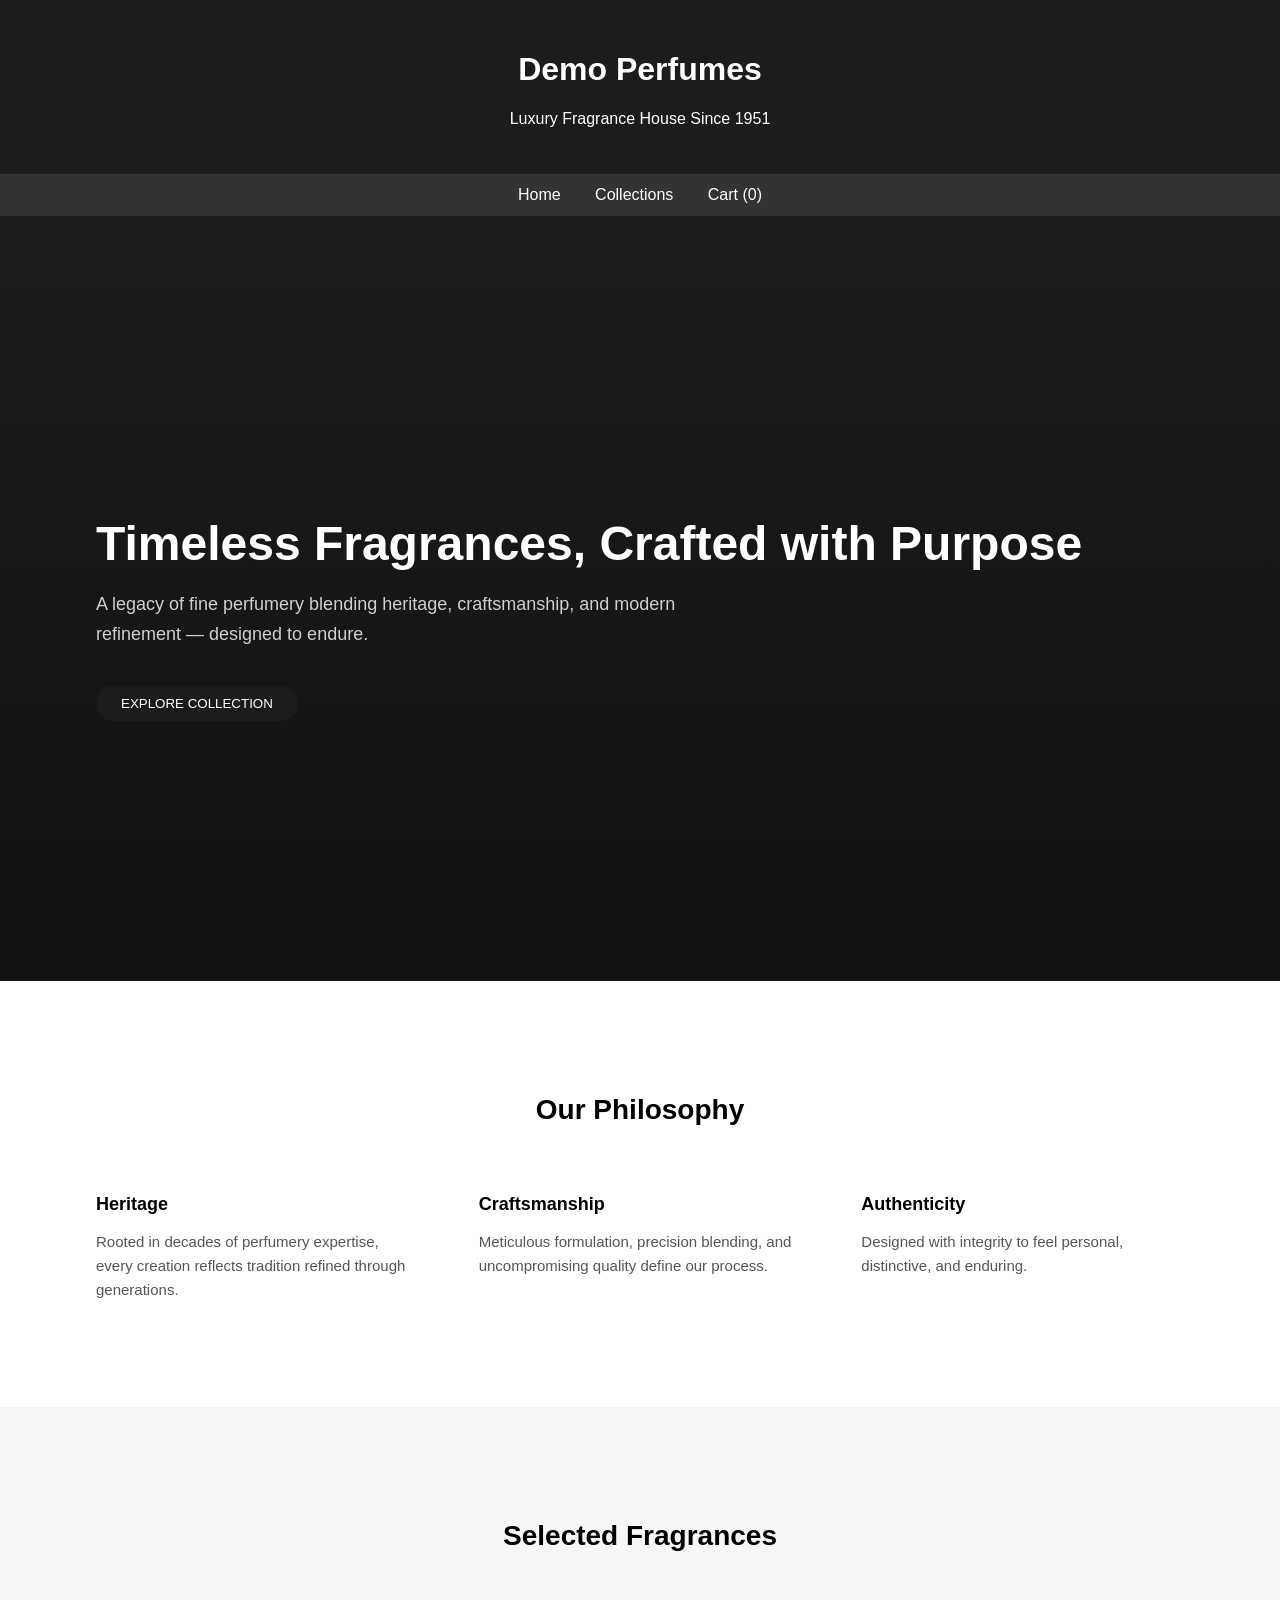
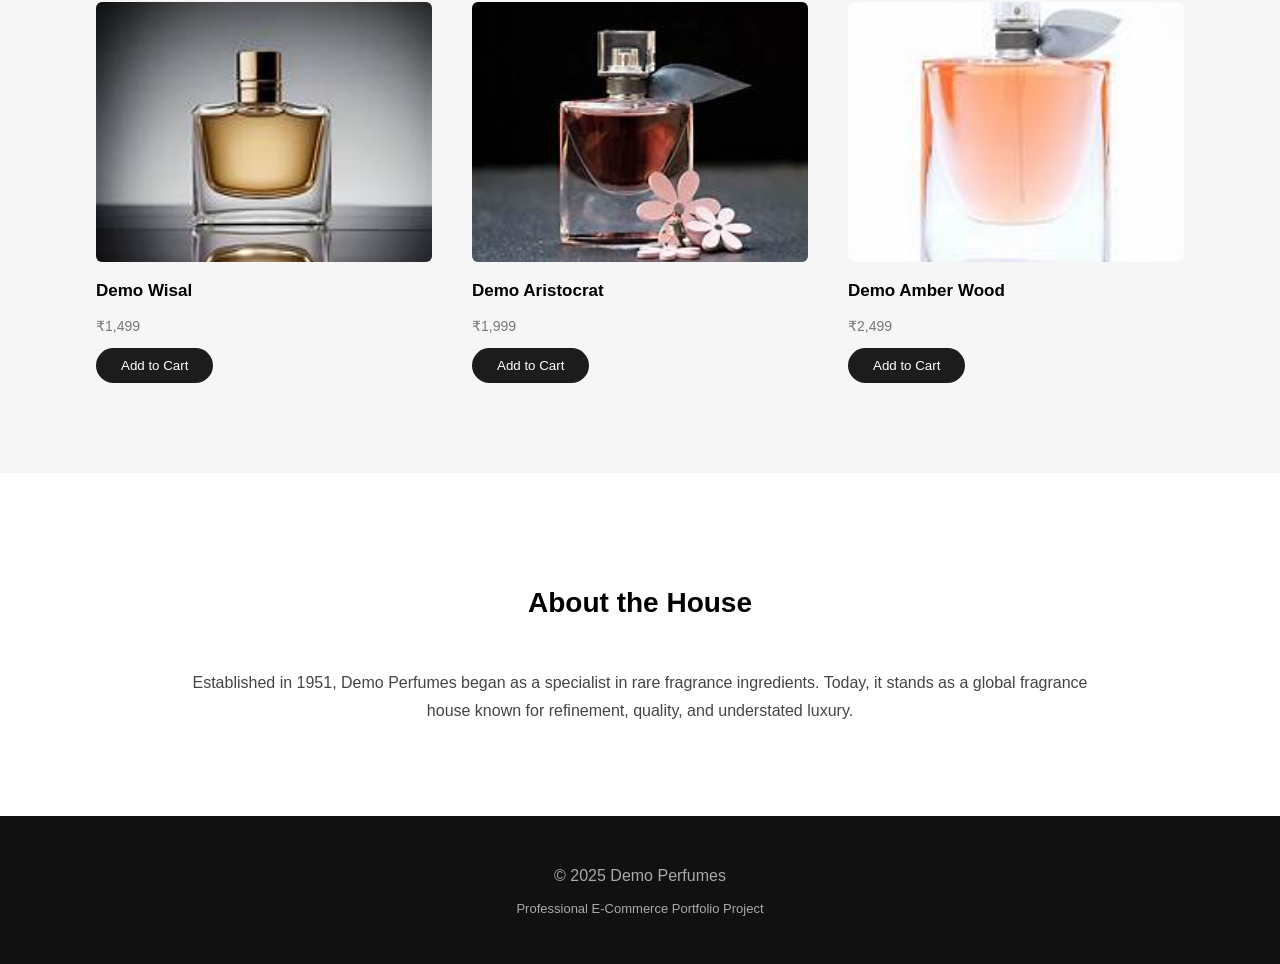
<file: index.html>
<!DOCTYPE html>
<html lang="en">
<head>
    <meta charset="UTF-8">
    <title>Demo Perfumes — Luxury Fragrance House</title>
    <link rel="stylesheet" href="css/style.css">

    <style>
        /* HOME PAGE ONLY (PROFESSIONAL) */
        .hero {
            height: 85vh;
            display: flex;
            align-items: center;
            background: linear-gradient(180deg, #1c1c1c, #111);
            color: #fff;
        }

        .hero-content {
            width: 85%;
            max-width: 1100px;
            margin: auto;
        }

        .hero h1 {
            font-size: 48px;
            font-weight: 600;
            margin-bottom: 15px;
        }

        .hero p {
            font-size: 18px;
            color: #cfcfcf;
            max-width: 650px;
            line-height: 1.7;
        }

        .section {
            padding: 90px 0;
        }

        .section.light {
            background: #f6f6f6;
        }

        .section h2 {
            text-align: center;
            font-size: 28px;
            margin-bottom: 50px;
        }

        .values {
            width: 85%;
            max-width: 1100px;
            margin: auto;
            display: grid;
            grid-template-columns: repeat(3, 1fr);
            gap: 60px;
        }

        .value h3 {
            font-size: 18px;
            margin-bottom: 10px;
        }

        .value p {
            font-size: 15px;
            color: #555;
            line-height: 1.6;
        }

        .featured {
            width: 85%;
            max-width: 1100px;
            margin: auto;
            display: grid;
            grid-template-columns: repeat(3, 1fr);
            gap: 40px;
        }

        .featured .product {
            border: none;
            background: none;
            padding: 0;
            text-align: left;
        }

        .featured img {
            height: 260px;
            border-radius: 6px;
        }

        .featured h3 {
            margin-top: 15px;
            font-size: 17px;
        }

        .featured p {
            font-size: 14px;
            color: #777;
        }

        .story {
            width: 70%;
            max-width: 900px;
            margin: auto;
            text-align: center;
            font-size: 16px;
            color: #444;
            line-height: 1.8;
        }

        @media(max-width: 900px) {
            .values, .featured {
                grid-template-columns: 1fr;
            }

            .hero h1 {
                font-size: 34px;
            }
        }
    </style>
</head>
<body>

<!-- HEADER -->
<header>
    <h1>Demo Perfumes</h1>
    <p>Luxury Fragrance House Since 1951</p>
</header>

<!-- NAVIGATION -->
<nav>
    <a href="index.html">Home</a>
    <a href="products.html">Collections</a>
    <a href="cart.html">Cart (<span id="cart-count">0</span>)</a>
</nav>

<!-- HERO -->
<section class="hero">
    <div class="hero-content">
        <h1>Timeless Fragrances, Crafted with Purpose</h1>
        <p>
            A legacy of fine perfumery blending heritage,
            craftsmanship, and modern refinement —
            designed to endure.
        </p>
        <br>
        <a href="products.html">
            <button>EXPLORE COLLECTION</button>
        </a>
    </div>
</section>

<!-- PHILOSOPHY -->
<section class="section">
    <h2>Our Philosophy</h2>

    <div class="values">
        <div class="value">
            <h3>Heritage</h3>
            <p>
                Rooted in decades of perfumery expertise,
                every creation reflects tradition refined
                through generations.
            </p>
        </div>

        <div class="value">
            <h3>Craftsmanship</h3>
            <p>
                Meticulous formulation, precision blending,
                and uncompromising quality define our process.
            </p>
        </div>

        <div class="value">
            <h3>Authenticity</h3>
            <p>
                Designed with integrity to feel personal,
                distinctive, and enduring.
            </p>
        </div>
    </div>
</section>

<!-- FEATURED PRODUCTS -->
<section class="section light">
    <h2>Selected Fragrances</h2>

    <div class="featured">

        <div class="product">
            <img src="images/OIP (1).jpg" alt="Demo Wisal">
            <h3>Demo Wisal</h3>
            <p>₹1,499</p>
            <button onclick="addToCart(1,'Demo Wisal',1499,'images/OIP (1).jpg')">
                Add to Cart
            </button>
        </div>

        <div class="product">
            <img src="images/OIP.jpg" alt="Demo Aristocrat">
            <h3>Demo Aristocrat</h3>
            <p>₹1,999</p>
            <button onclick="addToCart(2,'Demo Aristocrat',1999,'images/OIP.jpg')">
                Add to Cart
            </button>
        </div>

        <div class="product">
            <img src="images/OIP (2).jpg" alt="Demo Amber Wood">
            <h3>Demo Amber Wood</h3>
            <p>₹2,499</p>
            <button onclick="addToCart(3,'Demo Amber Wood',2499,'images/OIP (2).jpg')">
                Add to Cart
            </button>
        </div>

    </div>
</section>

<!-- STORY -->
<section class="section">
    <h2>About the House</h2>
    <div class="story">
        Established in 1951, Demo Perfumes began as a specialist
        in rare fragrance ingredients. Today, it stands as a
        global fragrance house known for refinement, quality,
        and understated luxury.
    </div>
</section>

<!-- FOOTER -->
<footer style="background:#111;color:#aaa;text-align:center;padding:35px;">
    <p>© 2025 Demo Perfumes</p>
    <p style="font-size:13px;">Professional E-Commerce Portfolio Project</p>
</footer>

<!-- TOAST -->
<div id="toast" class="toast"></div>

<script src="js/cart.js"></script>
</body>
</html>
</file>
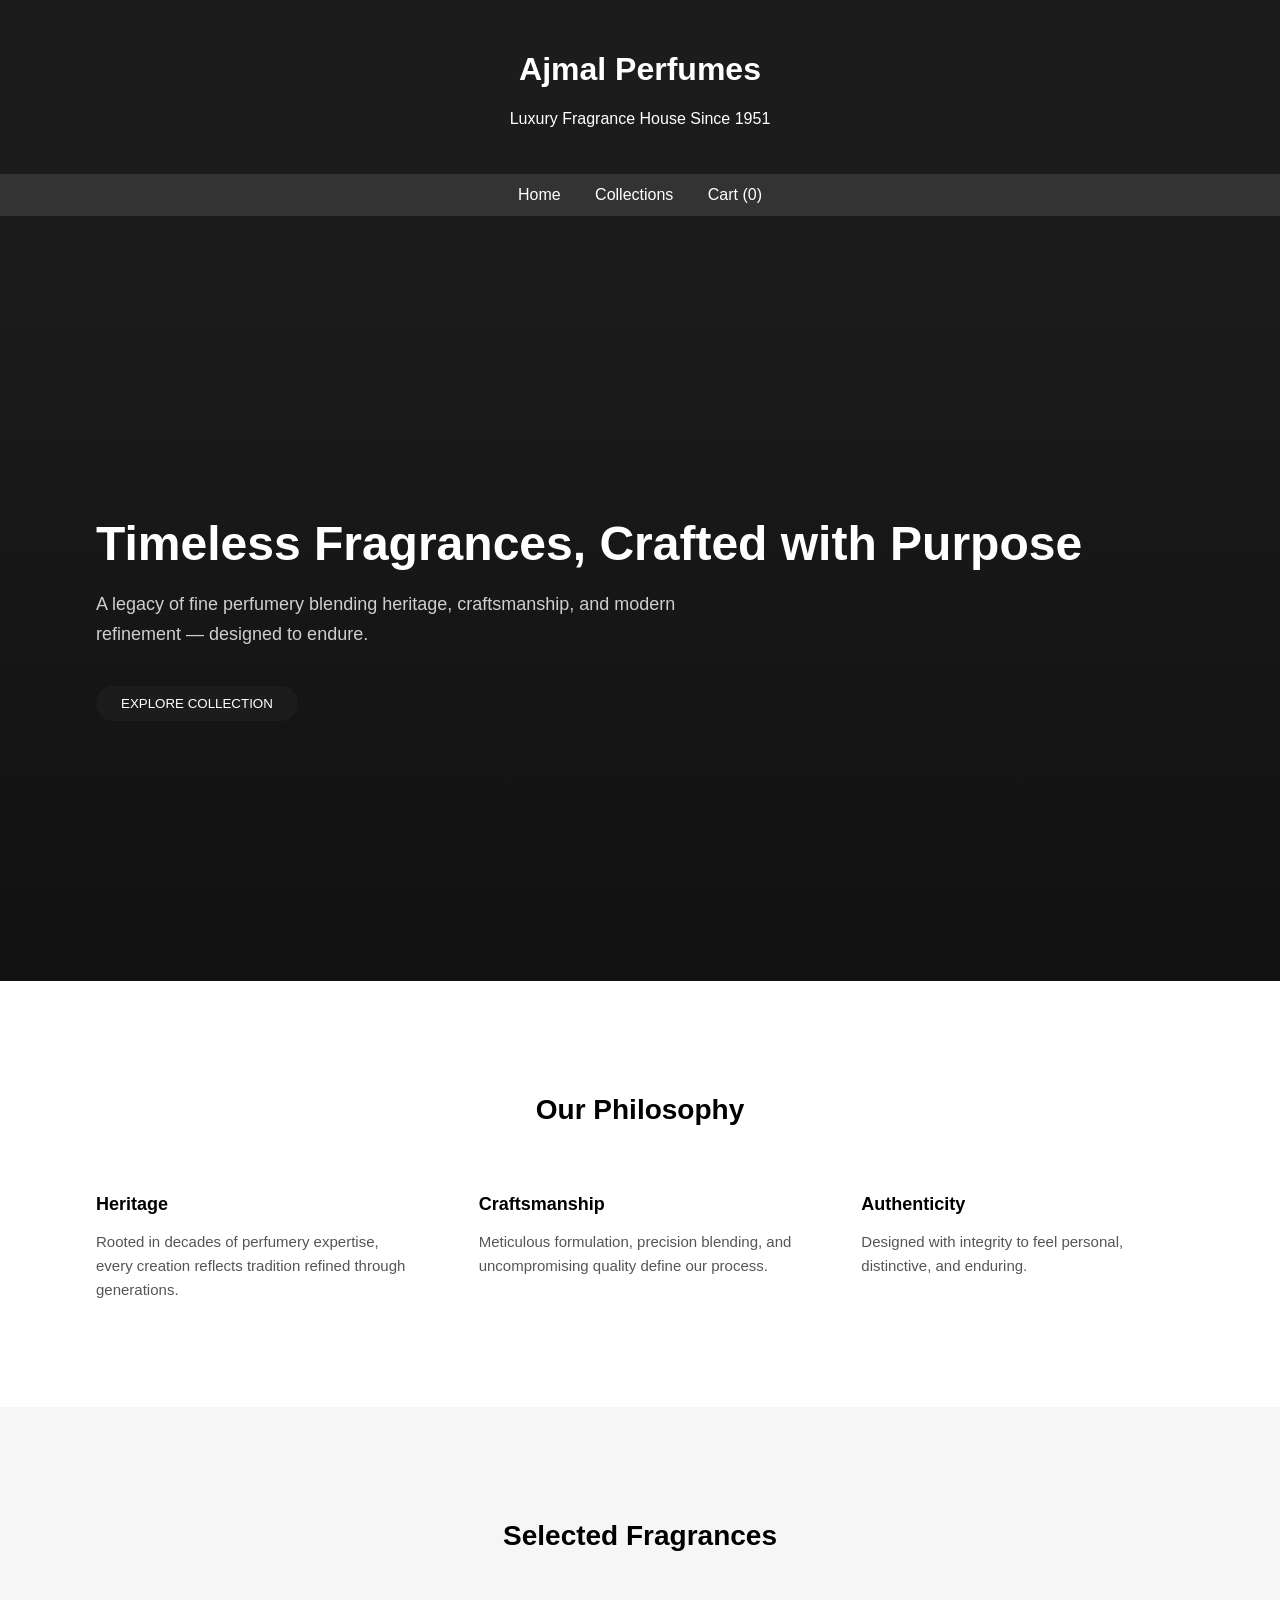
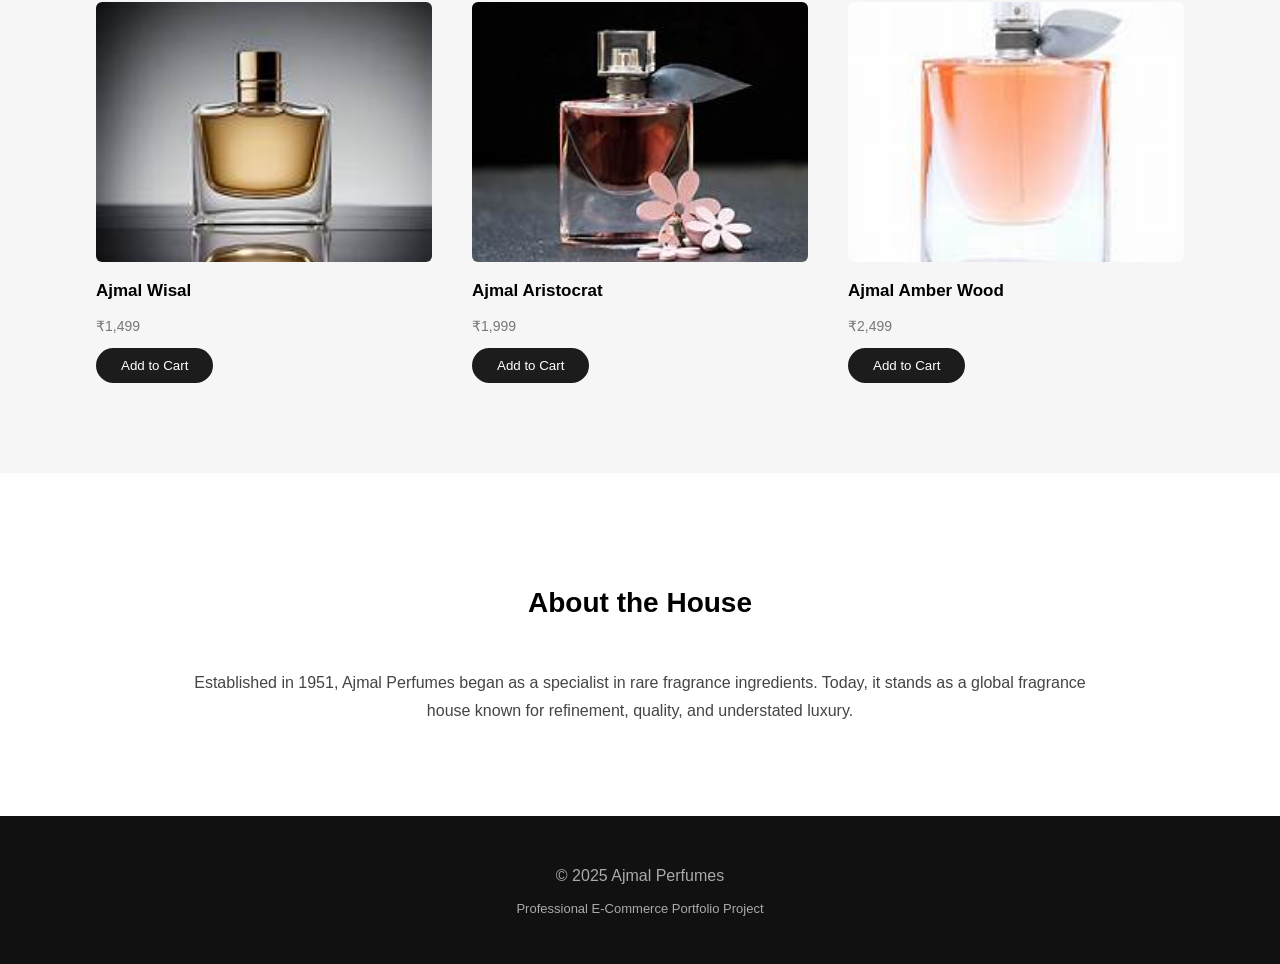
<file: Index.html>
<!DOCTYPE html>
<html lang="en">
<head>
    <meta charset="UTF-8">
    <title>Ajmal Perfumes — Luxury Fragrance House</title>
    <link rel="stylesheet" href="css/style.css">

    <style>
        /* HOME PAGE ONLY (PROFESSIONAL) */
        .hero {
            height: 85vh;
            display: flex;
            align-items: center;
            background: linear-gradient(180deg, #1c1c1c, #111);
            color: #fff;
        }

        .hero-content {
            width: 85%;
            max-width: 1100px;
            margin: auto;
        }

        .hero h1 {
            font-size: 48px;
            font-weight: 600;
            margin-bottom: 15px;
        }

        .hero p {
            font-size: 18px;
            color: #cfcfcf;
            max-width: 650px;
            line-height: 1.7;
        }

        .section {
            padding: 90px 0;
        }

        .section.light {
            background: #f6f6f6;
        }

        .section h2 {
            text-align: center;
            font-size: 28px;
            margin-bottom: 50px;
        }

        .values {
            width: 85%;
            max-width: 1100px;
            margin: auto;
            display: grid;
            grid-template-columns: repeat(3, 1fr);
            gap: 60px;
        }

        .value h3 {
            font-size: 18px;
            margin-bottom: 10px;
        }

        .value p {
            font-size: 15px;
            color: #555;
            line-height: 1.6;
        }

        .featured {
            width: 85%;
            max-width: 1100px;
            margin: auto;
            display: grid;
            grid-template-columns: repeat(3, 1fr);
            gap: 40px;
        }

        .featured .product {
            border: none;
            background: none;
            padding: 0;
            text-align: left;
        }

        .featured img {
            height: 260px;
            border-radius: 6px;
        }

        .featured h3 {
            margin-top: 15px;
            font-size: 17px;
        }

        .featured p {
            font-size: 14px;
            color: #777;
        }

        .story {
            width: 70%;
            max-width: 900px;
            margin: auto;
            text-align: center;
            font-size: 16px;
            color: #444;
            line-height: 1.8;
        }

        @media(max-width: 900px) {
            .values, .featured {
                grid-template-columns: 1fr;
            }

            .hero h1 {
                font-size: 34px;
            }
        }
    </style>
</head>
<body>

<!-- HEADER -->
<header>
    <h1>Ajmal Perfumes</h1>
    <p>Luxury Fragrance House Since 1951</p>
</header>

<!-- NAVIGATION -->
<nav>
    <a href="index.html">Home</a>
    <a href="products.html">Collections</a>
    <a href="cart.html">Cart (<span id="cart-count">0</span>)</a>
</nav>

<!-- HERO -->
<section class="hero">
    <div class="hero-content">
        <h1>Timeless Fragrances, Crafted with Purpose</h1>
        <p>
            A legacy of fine perfumery blending heritage,
            craftsmanship, and modern refinement —
            designed to endure.
        </p>
        <br>
        <a href="products.html">
            <button>EXPLORE COLLECTION</button>
        </a>
    </div>
</section>

<!-- PHILOSOPHY -->
<section class="section">
    <h2>Our Philosophy</h2>

    <div class="values">
        <div class="value">
            <h3>Heritage</h3>
            <p>
                Rooted in decades of perfumery expertise,
                every creation reflects tradition refined
                through generations.
            </p>
        </div>

        <div class="value">
            <h3>Craftsmanship</h3>
            <p>
                Meticulous formulation, precision blending,
                and uncompromising quality define our process.
            </p>
        </div>

        <div class="value">
            <h3>Authenticity</h3>
            <p>
                Designed with integrity to feel personal,
                distinctive, and enduring.
            </p>
        </div>
    </div>
</section>

<!-- FEATURED PRODUCTS -->
<section class="section light">
    <h2>Selected Fragrances</h2>

    <div class="featured">

        <div class="product">
            <img src="images/OIP (1).jpg" alt="Ajmal Wisal">
            <h3>Ajmal Wisal</h3>
            <p>₹1,499</p>
            <button onclick="addToCart(1,'Ajmal Wisal',1499,'images/OIP (1).jpg')">
                Add to Cart
            </button>
        </div>

        <div class="product">
            <img src="images/OIP.jpg" alt="Ajmal Aristocrat">
            <h3>Ajmal Aristocrat</h3>
            <p>₹1,999</p>
            <button onclick="addToCart(2,'Ajmal Aristocrat',1999,'images/OIP.jpg')">
                Add to Cart
            </button>
        </div>

        <div class="product">
            <img src="images/OIP (2).jpg" alt="Ajmal Amber Wood">
            <h3>Ajmal Amber Wood</h3>
            <p>₹2,499</p>
            <button onclick="addToCart(3,'Ajmal Amber Wood',2499,'images/OIP (2).jpg')">
                Add to Cart
            </button>
        </div>

    </div>
</section>

<!-- STORY -->
<section class="section">
    <h2>About the House</h2>
    <div class="story">
        Established in 1951, Ajmal Perfumes began as a specialist
        in rare fragrance ingredients. Today, it stands as a
        global fragrance house known for refinement, quality,
        and understated luxury.
    </div>
</section>

<!-- FOOTER -->
<footer style="background:#111;color:#aaa;text-align:center;padding:35px;">
    <p>© 2025 Ajmal Perfumes</p>
    <p style="font-size:13px;">Professional E-Commerce Portfolio Project</p>
</footer>

<!-- TOAST -->
<div id="toast" class="toast"></div>

<script src="js/cart.js"></script>
</body>
</html>
</file>
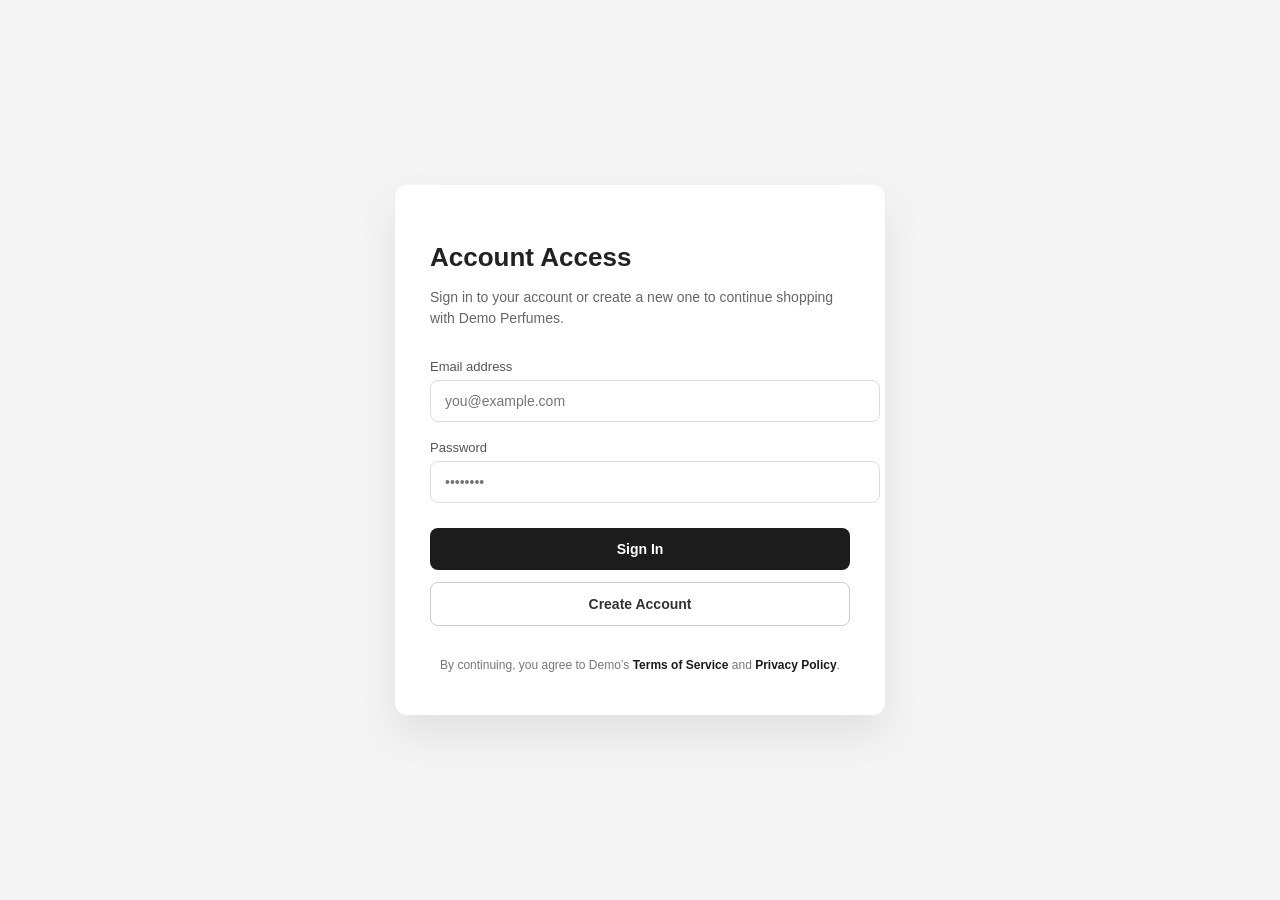
<file: cart.html>
<!DOCTYPE html>
<html lang="en">
<head>
    <title>Cart | Ajmal Perfumes</title>
    <link rel="stylesheet" href="css/style.css">
    <style>
        table { width:100%; border-collapse:collapse; }
        th, td { padding:15px 0; border-bottom:1px solid #ddd; }
        .cart-product { display:flex; gap:20px; align-items:center; }
        .cart-product img { width:80px; height:80px; object-fit:cover; border-radius:6px; }
        .qty-btn { padding:5px 12px; margin:0 5px; }
        .total-box { text-align:right; margin-top:30px; font-size:18px; }
    </style>
</head>
<body>

<nav>
    <a href="index.html">Home</a>
    <a href="products.html">Collections</a>
</nav>

<section class="container">
    <h2>Your Shopping Cart</h2>

    <table>
        <thead>
            <tr>
                <th>Product</th>
                <th>Price</th>
                <th>Qty</th>
                <th>Subtotal</th>
                <th></th>
            </tr>
        </thead>
        <tbody id="cartBody"></tbody>
    </table>

    <div class="total-box" id="totalBox"></div>
</section>

<script>
let cart = JSON.parse(localStorage.getItem("cart")) || [];
let body = document.getElementById("cartBody");
let total = 0;

if (cart.length === 0) {
    body.innerHTML = "<tr><td colspan='5'>Your cart is empty.</td></tr>";
}

cart.forEach(item => {
    let sub = item.price * item.qty;
    total += sub;

    body.innerHTML += `
        <tr>
            <td>
                <div class="cart-product">
                    <img src="${item.image}">
                    <strong>${item.name}</strong>
                </div>
            </td>
            <td>₹${item.price}</td>
            <td>
                <button class="qty-btn" onclick="changeQty(${item.id},-1)">−</button>
                ${item.qty}
                <button class="qty-btn" onclick="changeQty(${item.id},1)">+</button>
            </td>
            <td>₹${sub}</td>
            <td><button onclick="removeItem(${item.id})">Remove</button></td>
        </tr>
    `;
});

let tax = total * 0.18;
let grand = total + tax;

document.getElementById("totalBox").innerHTML = `
Subtotal: ₹${total}<br>
Tax (18%): ₹${tax.toFixed(2)}<br>
<strong>Grand Total: ₹${grand.toFixed(2)}</strong><br><br>
<a href="checkout.html">
    <button onclick="goToCheckout()">Proceed to Checkout</button>
</a>

`;

function changeQty(id, delta) {
    let item = cart.find(p => p.id === id);
    item.qty += delta;
    if (item.qty <= 0) cart = cart.filter(p => p.id !== id);
    localStorage.setItem("cart", JSON.stringify(cart));
    location.reload();
}

function removeItem(id) {
    cart = cart.filter(p => p.id !== id);
    localStorage.setItem("cart", JSON.stringify(cart));
    location.reload();
}

function checkout() {
    alert("Order placed successfully!");
    localStorage.clear();
    location.reload();
}
</script>

<script>
function goToCheckout() {
    let cart = JSON.parse(localStorage.getItem("cart")) || [];

    if (cart.length === 0) {
        alert("Your cart is empty. Please add products before checkout.");
        return;
    }

    window.location.href = "checkout.html";
}
</script>
<script>
if (!localStorage.getItem("loggedIn")) {
    alert("Please login to access your cart");
    window.location.href = "login.html";
}
</script>



</body>

</html>
</file>
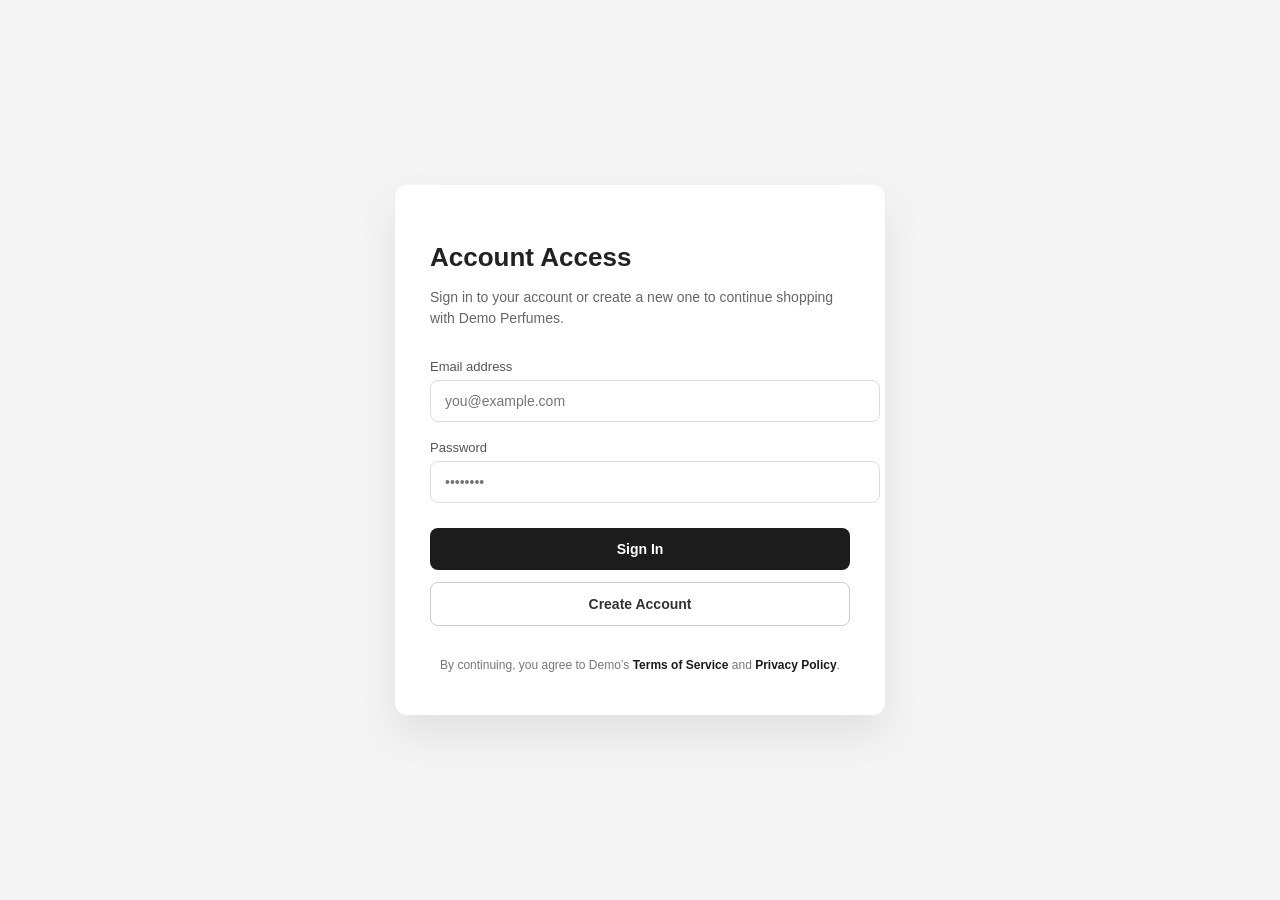
<file: checkout.html>
<!DOCTYPE html>
<html lang="en">
<head>
    <meta charset="UTF-8">
    <title>Checkout | Demo Perfumes</title>
    <link rel="stylesheet" href="css/style.css">

    <style>
        .checkout-container {
            display: grid;
            grid-template-columns: 2fr 1fr;
            gap: 40px;
            margin-top: 40px;
        }

        .checkout-box {
            border: 1px solid #e5e5e5;
            border-radius: 10px;
            padding: 25px;
            background: #fff;
        }

        .checkout-box h3 {
            margin-bottom: 20px;
            font-size: 20px;
        }

        .checkout-box input,
        .checkout-box select {
            width: 100%;
            padding: 12px;
            margin-bottom: 15px;
            border: 1px solid #ddd;
            border-radius: 6px;
            font-size: 14px;
        }

        .order-item {
            display: flex;
            align-items: center;
            gap: 15px;
            margin-bottom: 15px;
        }

        .order-item img {
            width: 70px;
            height: 70px;
            object-fit: cover;
            border-radius: 6px;
        }

        .order-total {
            border-top: 1px solid #ddd;
            padding-top: 15px;
            margin-top: 15px;
            font-size: 16px;
        }

        .place-order-btn {
            width: 100%;
            padding: 14px;
            font-size: 15px;
            margin-top: 15px;
        }

        @media(max-width: 900px) {
            .checkout-container {
                grid-template-columns: 1fr;
            }
        }
    </style>
</head>
<body>

<!-- NAV -->
<nav>
    <a href="index.html">Home</a>
    <a href="products.html">Collections</a>
    <a href="cart.html">Cart</a>
</nav>

<section class="container">
    <h2>Checkout</h2>

    <div class="checkout-container">

        <!-- LEFT : SHIPPING + PAYMENT -->
        <div class="checkout-box">
            <h3>Shipping Details</h3>

            <input id="name" placeholder="Full Name">
            <input id="email" placeholder="Email">
            <input id="address" placeholder="Address">
            <input id="city" placeholder="City">
            <input id="pincode" placeholder="Pincode">

            <h3 style="margin-top:30px;">Payment Method</h3>

            <select id="payment">
                <option value="">Select Payment Method</option>
                <option>Credit / Debit Card</option>
                <option>UPI</option>
                <option>Cash on Delivery</option>
            </select>
        </div>

        <!-- RIGHT : ORDER SUMMARY -->
        <div class="checkout-box">
            <h3>Order Summary</h3>
            <div id="orderItems"></div>

            <div class="order-total" id="orderTotal"></div>

            <button class="place-order-btn" onclick="placeOrder()">
                Place Order
            </button>
        </div>

    </div>
</section>

<script>
let cart = JSON.parse(localStorage.getItem("cart")) || [];
let orderItems = document.getElementById("orderItems");
let total = 0;

if (cart.length === 0) {
    orderItems.innerHTML = "<p>Your cart is empty.</p>";
}

cart.forEach(item => {
    let subtotal = item.price * item.qty;
    total += subtotal;

    orderItems.innerHTML += `
        <div class="order-item">
            <img src="${item.image}">
            <div>
                <strong>${item.name}</strong><br>
                Qty: ${item.qty}<br>
                ₹${subtotal}
            </div>
        </div>
    `;
});

let tax = total * 0.18;
let grandTotal = total + tax;

document.getElementById("orderTotal").innerHTML = `
Subtotal: ₹${total}<br>
Tax (18%): ₹${tax.toFixed(2)}<br>
<strong>Grand Total: ₹${grandTotal.toFixed(2)}</strong>
`;

function placeOrder() {
    let name = document.getElementById("name").value;
    let email = document.getElementById("email").value;
    let address = document.getElementById("address").value;
    let payment = document.getElementById("payment").value;

    if (!name || !email || !address || !payment) {
        alert("Please fill all required details");
        return;
    }

    alert("Order placed successfully! Thank you for shopping with Demo.");

    localStorage.removeItem("cart");
    window.location.href = "index.html";
}
</script>

</body>
<script>
let cart1 = JSON.parse(localStorage.getItem("cart")) || [];

if (cart1.length === 0) {
    alert("Your cart is empty. Redirecting to products page.");
    window.location.href = "cart.html";
}
</script>
</html>
</file>
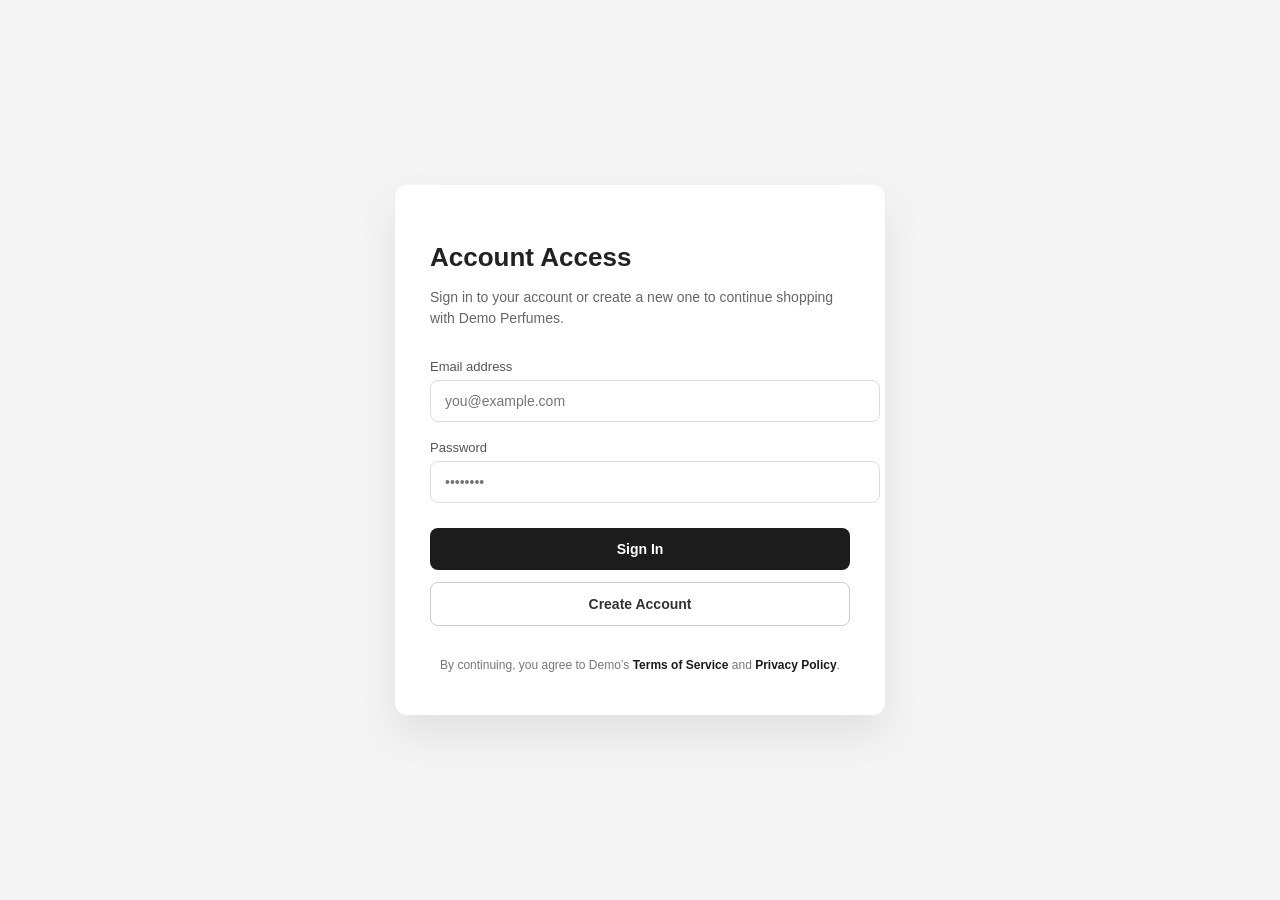
<file: login.html>
<!DOCTYPE html>
<html lang="en">
<head>
    <meta charset="UTF-8">
    <title>Account | Demo Perfumes</title>
    <link rel="stylesheet" href="css/style.css">

    <style>
        /* PROFESSIONAL AUTH PAGE */

        body {
            margin: 0;
            font-family: "Segoe UI", Arial, sans-serif;
            background: #f4f4f4;
            color: #222;
        }

        .auth-layout {
            min-height: 100vh;
            display: flex;
            align-items: center;
            justify-content: center;
        }

        .auth-card {
            background: #ffffff;
            width: 100%;
            max-width: 420px;
            padding: 40px 35px;
            border-radius: 12px;
            box-shadow: 0 20px 40px rgba(0,0,0,0.08);
        }

        .auth-header {
            margin-bottom: 30px;
        }

        .auth-header h1 {
            font-size: 26px;
            font-weight: 600;
            margin-bottom: 6px;
        }

        .auth-header p {
            font-size: 14px;
            color: #666;
            line-height: 1.5;
        }

        .auth-field {
            margin-bottom: 18px;
        }

        .auth-field label {
            display: block;
            font-size: 13px;
            margin-bottom: 6px;
            color: #555;
        }

        .auth-field input {
            width: 100%;
            padding: 12px 14px;
            font-size: 14px;
            border: 1px solid #ddd;
            border-radius: 8px;
            outline: none;
        }

        .auth-field input:focus {
            border-color: #1c1c1c;
        }

        .auth-actions {
            margin-top: 25px;
        }

        .auth-actions button {
            width: 100%;
            padding: 13px;
            font-size: 14px;
            font-weight: 600;
            border-radius: 8px;
            cursor: pointer;
        }

        .register-btn {
            margin-top: 12px;
            background: transparent;
            border: 1px solid #ccc;
            color: #333;
        }

        .auth-footer {
            margin-top: 30px;
            font-size: 12px;
            color: #777;
            text-align: center;
            line-height: 1.6;
        }

        .auth-footer a {
            color: #1c1c1c;
            text-decoration: none;
            font-weight: 600;
        }

        @media(max-width: 480px) {
            .auth-card {
                padding: 32px 26px;
            }
        }
    </style>
</head>
<body>

<div class="auth-layout">
    <div class="auth-card">

        <!-- HEADER -->
        <div class="auth-header">
            <h1>Account Access</h1>
            <p>
                Sign in to your account or create a new one
                to continue shopping with Demo Perfumes.
            </p>
        </div>

        <!-- EMAIL -->
        <div class="auth-field">
            <label for="email">Email address</label>
            <input id="email" type="email" placeholder="you@example.com">
        </div>

        <!-- PASSWORD -->
        <div class="auth-field">
            <label for="password">Password</label>
            <input id="password" type="password" placeholder="••••••••">
        </div>

        <!-- ACTIONS -->
        <div class="auth-actions">
            <button onclick="login()">Sign In</button>
            <button class="register-btn" onclick="register()">Create Account</button>
        </div>

        <!-- FOOTER -->
        <div class="auth-footer">
            By continuing, you agree to Demo’s
            <a href="#">Terms of Service</a> and
            <a href="#">Privacy Policy</a>.
        </div>

    </div>
</div>

<script src="js/auth.js"></script>
</body>
</html>
</file>
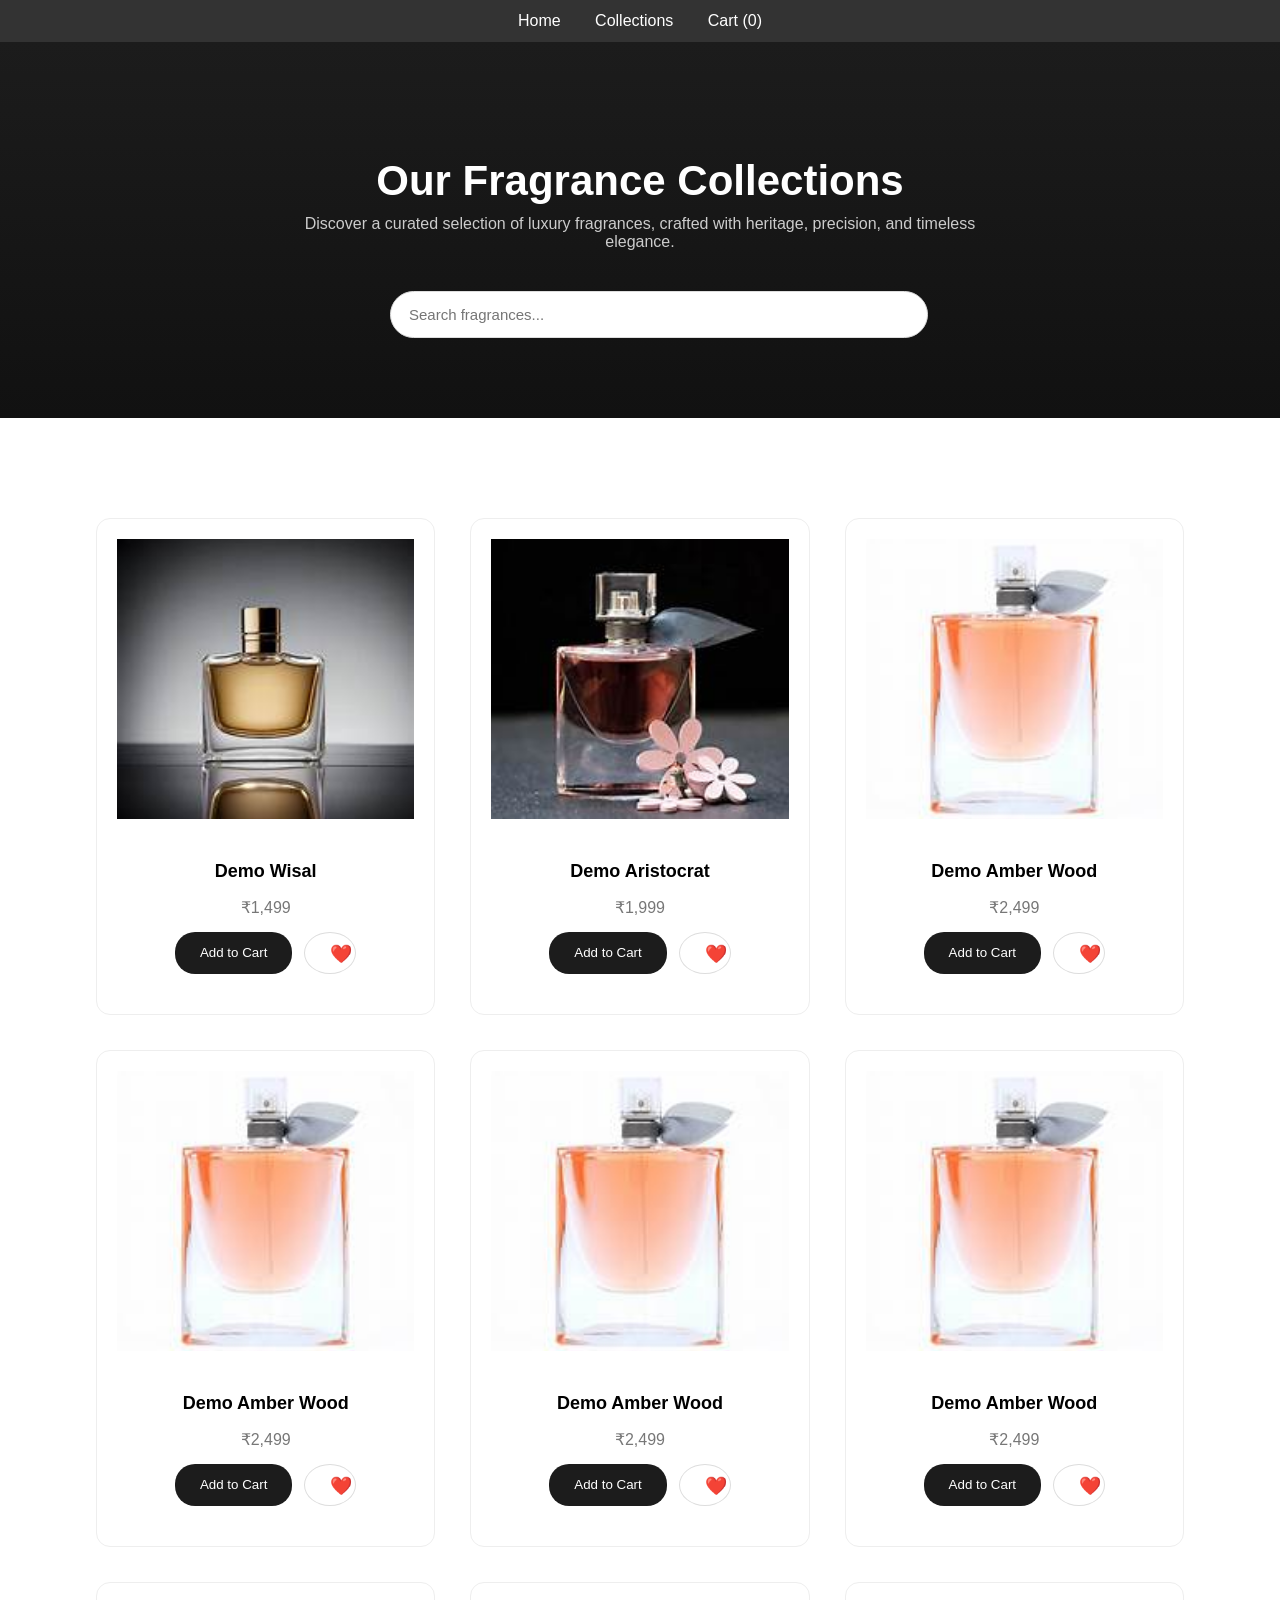
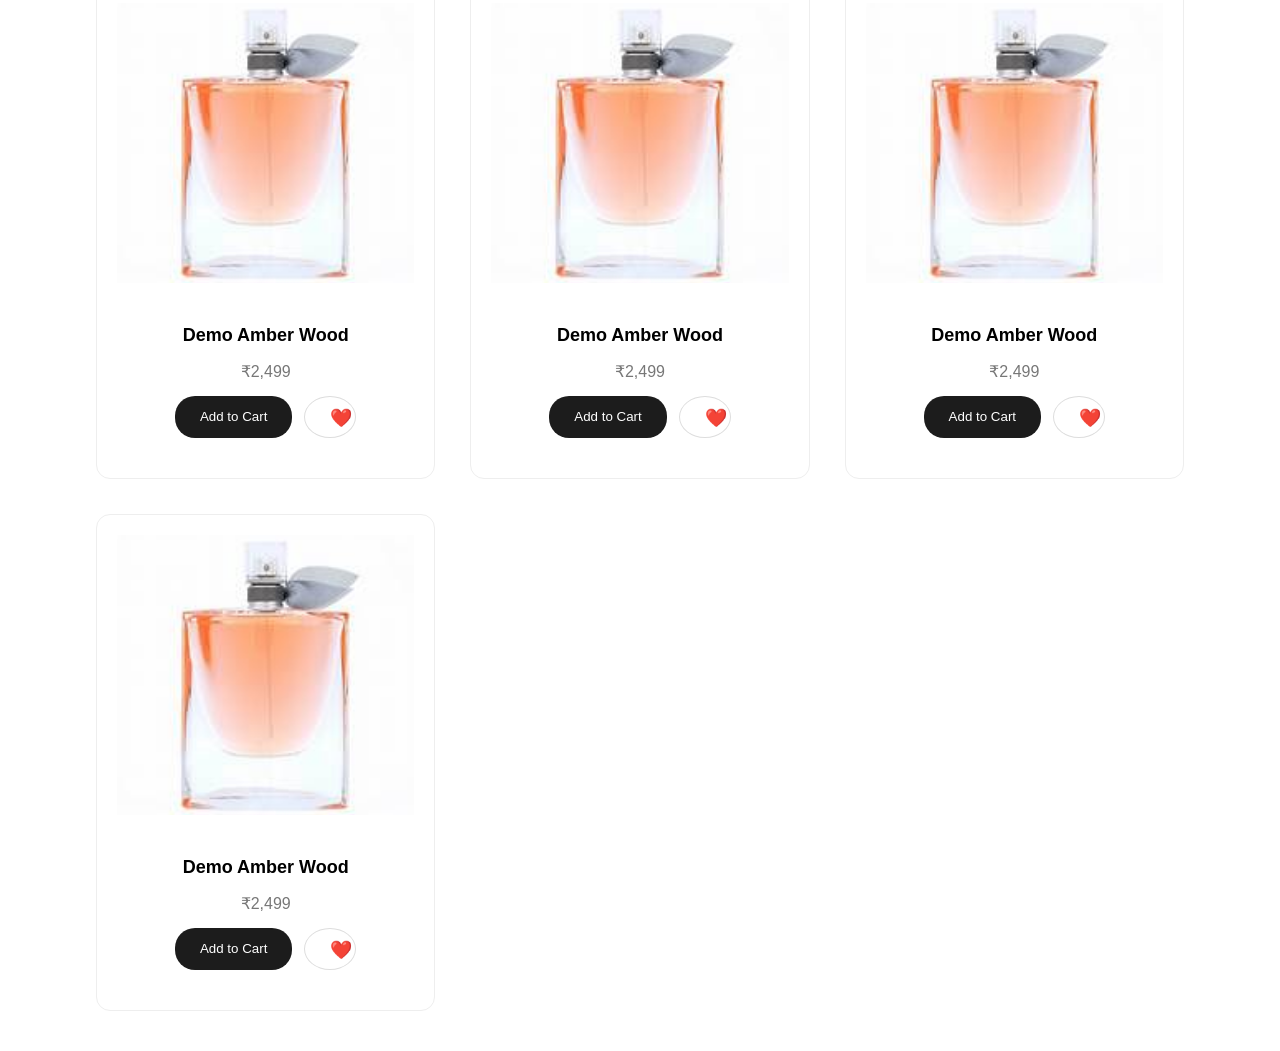
<file: products.html>
<!DOCTYPE html>
<html lang="en">
<head>
    <meta charset="UTF-8">
    <title>Collections | Demo Perfumes</title>
    <link rel="stylesheet" href="css/style.css">

    <style>
        /* PAGE-SPECIFIC STYLES */
        .page-hero {
            background: linear-gradient(180deg, #1c1c1c, #111);
            color: white;
            padding: 80px 0;
            text-align: center;
        }

        .page-hero h1 {
            font-size: 42px;
            margin-bottom: 10px;
            font-weight: 600;
        }

        .page-hero p {
            font-size: 16px;
            color: #ccc;
            max-width: 700px;
            margin: auto;
        }

        .search-bar {
            max-width: 500px;
            margin: 40px auto 0;
        }

        .search-bar input {
            width: 100%;
            padding: 14px 18px;
            font-size: 15px;
            border-radius: 30px;
            border: 1px solid #ddd;
            outline: none;
        }

        .products {
            margin-top: 60px;
            display: grid;
            grid-template-columns: repeat(auto-fill, minmax(260px, 1fr));
            gap: 35px;
        }

        .product {
            border: 1px solid #eee;
            border-radius: 14px;
            overflow: hidden;
            background: #fff;
            transition: transform .3s ease, box-shadow .3s ease;
        }

        .product:hover {
            transform: translateY(-6px);
            box-shadow: 0 15px 35px rgba(0,0,0,.12);
        }

        .product img {
            width: 100%;
            height: 280px;
            object-fit: cover;
        }

        .product-body {
            padding: 20px;
            text-align: center;
        }

        .product-body h3 {
            font-size: 18px;
            margin-bottom: 6px;
        }

        .product-body p {
            font-size: 16px;
            color: #777;
            margin-bottom: 15px;
        }

        .product-actions {
            display: flex;
            justify-content: center;
            gap: 12px;
        }

        .wishlist-btn {
            background: #fff;
            border: 1px solid #ddd;
            border-radius: 50%;
            width: 42px;
            height: 42px;
            font-size: 18px;
            cursor: pointer;
        }

        .wishlist-btn:hover {
            background: #f7f7f7;
        }

        @media(max-width: 768px) {
            .page-hero h1 {
                font-size: 30px;
            }
        }
    </style>
</head>
<body>

<!-- NAV -->
<nav>
    <a href="index.html">Home</a>
    <a href="products.html">Collections</a>
    <a href="cart.html">Cart (<span id="cart-count">0</span>)</a>
    <!-- <a href="login.html">Login</a> -->
</nav>

<!-- HERO -->
<section class="page-hero">
    <h1>Our Fragrance Collections</h1>
    <p>
        Discover a curated selection of luxury fragrances,
        crafted with heritage, precision, and timeless elegance.
    </p>

    <div class="search-bar">
        <input
            id="search"
            type="text"
            placeholder="Search fragrances..."
            onkeyup="searchProducts()"
        >
    </div>
</section>

<!-- PRODUCTS -->
<section class="container">

    <div class="products">

        <!-- PRODUCT -->
        <div class="product">
            <img src="images/OIP (1).jpg">
            <div class="product-body">
                <h3>Demo Wisal</h3>
                <p>₹1,499</p>
                <div class="product-actions">
                    <button onclick="addToCart(1,'Demo Wisal',1499,'images/OIP (1).jpg')">
                        Add to Cart
                    </button>
                    <button class="wishlist-btn"
                            onclick="toggleWishlist(1,'Demo Wisal',1499,'images/OIP (1).jpg')">
                        ❤️
                    </button>
                </div>
            </div>
        </div>

        <!-- PRODUCT -->
        <div class="product">
            <img src="images/OIP.jpg">
            <div class="product-body">
                <h3>Demo Aristocrat</h3>
                <p>₹1,999</p>
                <div class="product-actions">
                    <button onclick="addToCart(2,'Demo Aristocrat',1999,'images/OIP.jpg')">
                        Add to Cart
                    </button>
                    <button class="wishlist-btn"
                            onclick="toggleWishlist(2,'Demo Aristocrat',1999,'images/OIP.jpg')">
                        ❤️
                    </button>
                </div>
            </div>
        </div>

        <!-- MULTIPLE PRODUCTS (REUSABLE CARD) -->
        <div class="product">
            <img src="images/OIP (2).jpg">
            <div class="product-body">
                <h3>Demo Amber Wood</h3>
                <p>₹2,499</p>
                <div class="product-actions">
                    <button onclick="addToCart(3,'Demo Amber Wood',2499,'images/OIP (2).jpg')">
                        Add to Cart
                    </button>
                    <button class="wishlist-btn"
                            onclick="toggleWishlist(3,'Demo Amber Wood',2499,'images/OIP (2).jpg')">
                        ❤️
                    </button>
                </div>
            </div>
        </div>

        <!-- MULTIPLE PRODUCTS (REUSABLE CARD) -->
        <div class="product">
            <img src="images/OIP (2).jpg">
            <div class="product-body">
                <h3>Demo Amber Wood</h3>
                <p>₹2,499</p>
                <div class="product-actions">
                    <button onclick="addToCart(3,'Demo Amber Wood',2499,'images/OIP (2).jpg')">
                        Add to Cart
                    </button>
                    <button class="wishlist-btn"
                            onclick="toggleWishlist(3,'Demo Amber Wood',2499,'images/OIP (2).jpg')">
                        ❤️
                    </button>
                </div>
            </div>
        </div>

        <!-- MULTIPLE PRODUCTS (REUSABLE CARD) -->
        <div class="product">
            <img src="images/OIP (2).jpg">
            <div class="product-body">
                <h3>Demo Amber Wood</h3>
                <p>₹2,499</p>
                <div class="product-actions">
                    <button onclick="addToCart(3,'Demo Amber Wood',2499,'images/OIP (2).jpg')">
                        Add to Cart
                    </button>
                    <button class="wishlist-btn"
                            onclick="toggleWishlist(3,'Demo Amber Wood',2499,'images/OIP (2).jpg')">
                        ❤️
                    </button>
                </div>
            </div>
        </div>

        <!-- MULTIPLE PRODUCTS (REUSABLE CARD) -->
        <div class="product">
            <img src="images/OIP (2).jpg">
            <div class="product-body">
                <h3>Demo Amber Wood</h3>
                <p>₹2,499</p>
                <div class="product-actions">
                    <button onclick="addToCart(3,'Demo Amber Wood',2499,'images/OIP (2).jpg')">
                        Add to Cart
                    </button>
                    <button class="wishlist-btn"
                            onclick="toggleWishlist(3,'Demo Amber Wood',2499,'images/OIP (2).jpg')">
                        ❤️
                    </button>
                </div>
            </div>
        </div>

        <!-- MULTIPLE PRODUCTS (REUSABLE CARD) -->
        <div class="product">
            <img src="images/OIP (2).jpg">
            <div class="product-body">
                <h3>Demo Amber Wood</h3>
                <p>₹2,499</p>
                <div class="product-actions">
                    <button onclick="addToCart(3,'Demo Amber Wood',2499,'images/OIP (2).jpg')">
                        Add to Cart
                    </button>
                    <button class="wishlist-btn"
                            onclick="toggleWishlist(3,'Demo Amber Wood',2499,'images/OIP (2).jpg')">
                        ❤️
                    </button>
                </div>
            </div>
        </div>

        <!-- MULTIPLE PRODUCTS (REUSABLE CARD) -->
        <div class="product">
            <img src="images/OIP (2).jpg">
            <div class="product-body">
                <h3>Demo Amber Wood</h3>
                <p>₹2,499</p>
                <div class="product-actions">
                    <button onclick="addToCart(3,'Demo Amber Wood',2499,'images/OIP (2).jpg')">
                        Add to Cart
                    </button>
                    <button class="wishlist-btn"
                            onclick="toggleWishlist(3,'Demo Amber Wood',2499,'images/OIP (2).jpg')">
                        ❤️
                    </button>
                </div>
            </div>
        </div>

        <!-- MULTIPLE PRODUCTS (REUSABLE CARD) -->
        <div class="product">
            <img src="images/OIP (2).jpg">
            <div class="product-body">
                <h3>Demo Amber Wood</h3>
                <p>₹2,499</p>
                <div class="product-actions">
                    <button onclick="addToCart(3,'Demo Amber Wood',2499,'images/OIP (2).jpg')">
                        Add to Cart
                    </button>
                    <button class="wishlist-btn"
                            onclick="toggleWishlist(3,'Demo Amber Wood',2499,'images/OIP (2).jpg')">
                        ❤️
                    </button>
                </div>
            </div>
        </div>

        <!-- MULTIPLE PRODUCTS (REUSABLE CARD) -->
        <div class="product">
            <img src="images/OIP (2).jpg">
            <div class="product-body">
                <h3>Demo Amber Wood</h3>
                <p>₹2,499</p>
                <div class="product-actions">
                    <button onclick="addToCart(3,'Demo Amber Wood',2499,'images/OIP (2).jpg')">
                        Add to Cart
                    </button>
                    <button class="wishlist-btn"
                            onclick="toggleWishlist(3,'Demo Amber Wood',2499,'images/OIP (2).jpg')">
                        ❤️
                    </button>
                </div>
            </div>
        </div>

        <!-- Duplicate cards can be added safely -->

    </div>
</section>

<!-- TOAST -->
<div id="toast" class="toast"></div>

<script>
function searchProducts() {
    let input = document.getElementById("search").value.toLowerCase();
    let items = document.getElementsByClassName("product");

    for (let item of items) {
        let name = item.querySelector("h3").innerText.toLowerCase();
        item.style.display = name.includes(input) ? "block" : "none";
    }
}
</script>

<script src="js/cart.js"></script>
<script src="js/wishlist.js"></script>
</body>
</html>
</file>
<file: css/style.css>
body {
    margin: 0;
    font-family: "Segoe UI", Arial, sans-serif;
}

header {
    background: #1c1c1c;
    color: white;
    text-align: center;
    padding: 30px;
}

nav {
    background: #333;
    text-align: center;
    padding: 12px;
}

nav a {
    color: white;
    margin: 0 15px;
    text-decoration: none;
    font-weight: 500;
}

nav a:hover {
    color: #c9a24d;
}

.banner {
    height: 300px;
    background: linear-gradient(to right, #2b2b2b, #1c1c1c);
    color: white;
    display: flex;
    justify-content: center;
    align-items: center;
    text-align: center;
}

.banner h2 {
    font-size: 36px;
}

.container {
    width: 85%;
    margin: auto;
    padding: 40px 0;
}

.center {
    text-align: center;
}

.products {
    display: grid;
    grid-template-columns: repeat(3,1fr);
    gap: 25px;
}

.product {
    border: 1px solid #ddd;
    border-radius: 10px;
    text-align: center;
    padding: 20px;
    transition: 0.3s;
}

.product:hover {
    box-shadow: 0 10px 25px rgba(0,0,0,0.15);
}

.product img {
    width: 100%;
    height: 220px;
    object-fit: cover;
}

button {
    background: #1c1c1c;
    color: white;
    border: none;
    padding: 10px 25px;
    border-radius: 20px;
    cursor: pointer;
}

button:hover {
    background: #c9a24d;
    color: black;
}

.cart-item {
    border-bottom: 1px solid #ddd;
    padding: 10px 0;
}

@media(max-width:768px) {
    .products {
        grid-template-columns: 1fr;
    }

    .banner h2 {
        font-size: 24px;
    }
}
.cart-bounce {
    animation: bounce 0.4s;
}

@keyframes bounce {
    0% { transform: scale(1); }
    50% { transform: scale(1.4); }
    100% { transform: scale(1); }
}

.toast {
    position: fixed;
    bottom: 30px;
    right: 30px;
    background: #111;
    color: white;
    padding: 14px 22px;
    border-radius: 6px;
    opacity: 0;
    transition: 0.4s;
}
.toast.show {
    opacity: 1;
}
</file>
